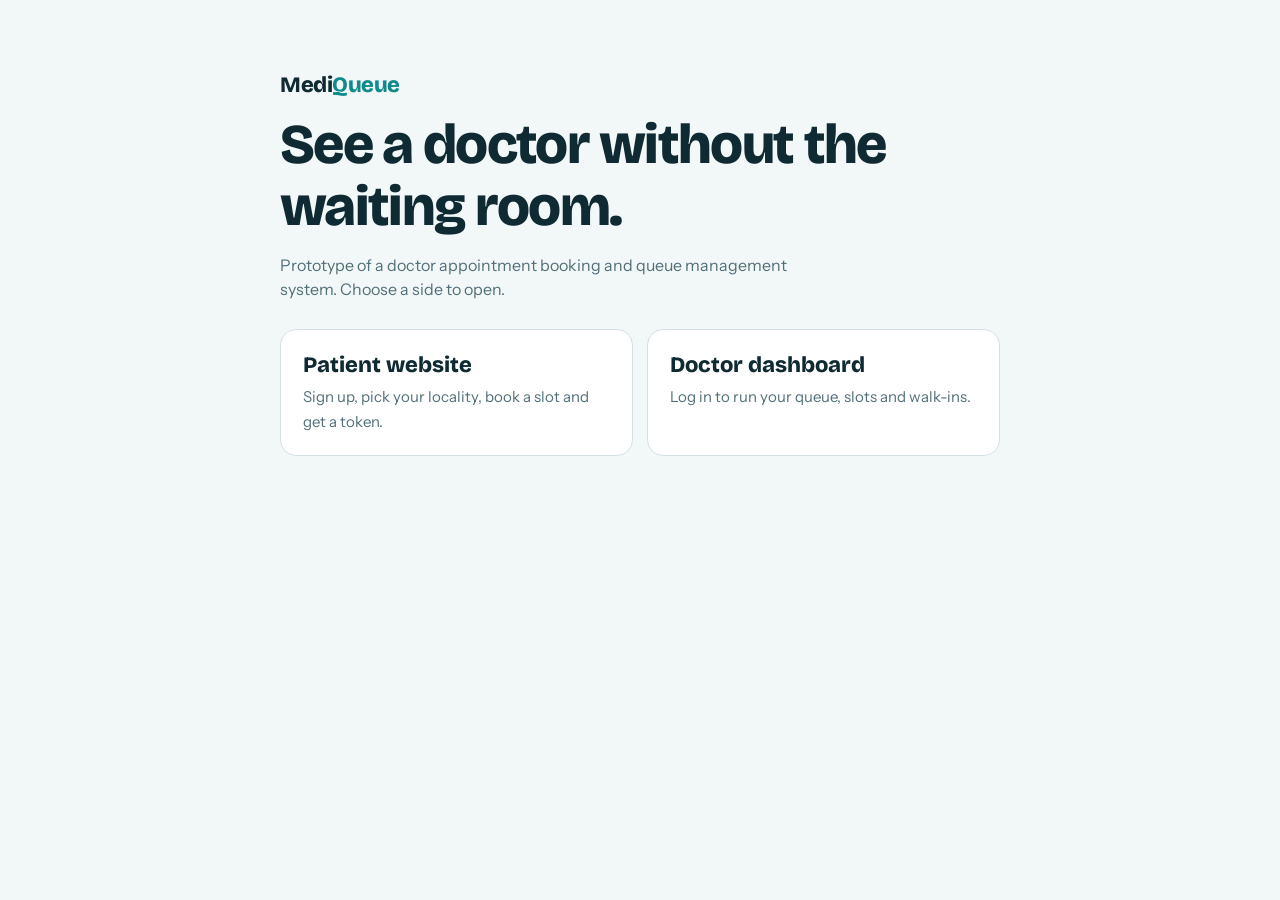
<file: index.html>
<!DOCTYPE html>
<html lang="en">
<head>
<meta charset="utf-8">
<meta name="viewport" content="width=device-width, initial-scale=1, viewport-fit=cover">
<title>MediQueue</title>
<link rel="preconnect" href="https://fonts.googleapis.com">
<link href="https://fonts.googleapis.com/css2?family=Bricolage+Grotesque:wght@600;800&family=Instrument+Sans:wght@400;500;600&display=swap" rel="stylesheet">
<link rel="stylesheet" href="assets/css/base.css">
<style>
.home{max-width:760px;margin:0 auto;padding:8vh 20px 40px}
.home h1{font-size:clamp(34px,6vw,56px);font-weight:800;letter-spacing:-.03em;margin:16px 0 10px}
.home p{color:var(--mute);max-width:48ch}
.choices{display:grid;grid-template-columns:1fr 1fr;gap:14px;margin-top:28px}
.choice{display:block;background:var(--card);border:1px solid var(--line);border-radius:16px;padding:22px;color:var(--ink);text-decoration:none}
.choice:hover{border-color:var(--teal)}
.choice b{display:block;font:800 22px "Bricolage Grotesque",sans-serif;margin-bottom:6px}
.choice span{color:var(--mute);font-size:15px}
@media(max-width:600px){.choices{grid-template-columns:1fr}}
</style>
</head>
<body>
<main class="home">
 <div class="logo">Medi<span>Queue</span></div>
 <h1>See a doctor without the waiting room.</h1>
 <p>Prototype of a doctor appointment booking and queue management system. Choose a side to open.</p>
 <div class="choices">
  <a class="choice" href="patient/index.html"><b>Patient website</b><span>Sign up, pick your locality, book a slot and get a token.</span></a>
  <a class="choice" href="doctor/index.html"><b>Doctor dashboard</b><span>Log in to run your queue, slots and walk-ins.</span></a>
 </div>
</main>
</body>
</html>
</file>
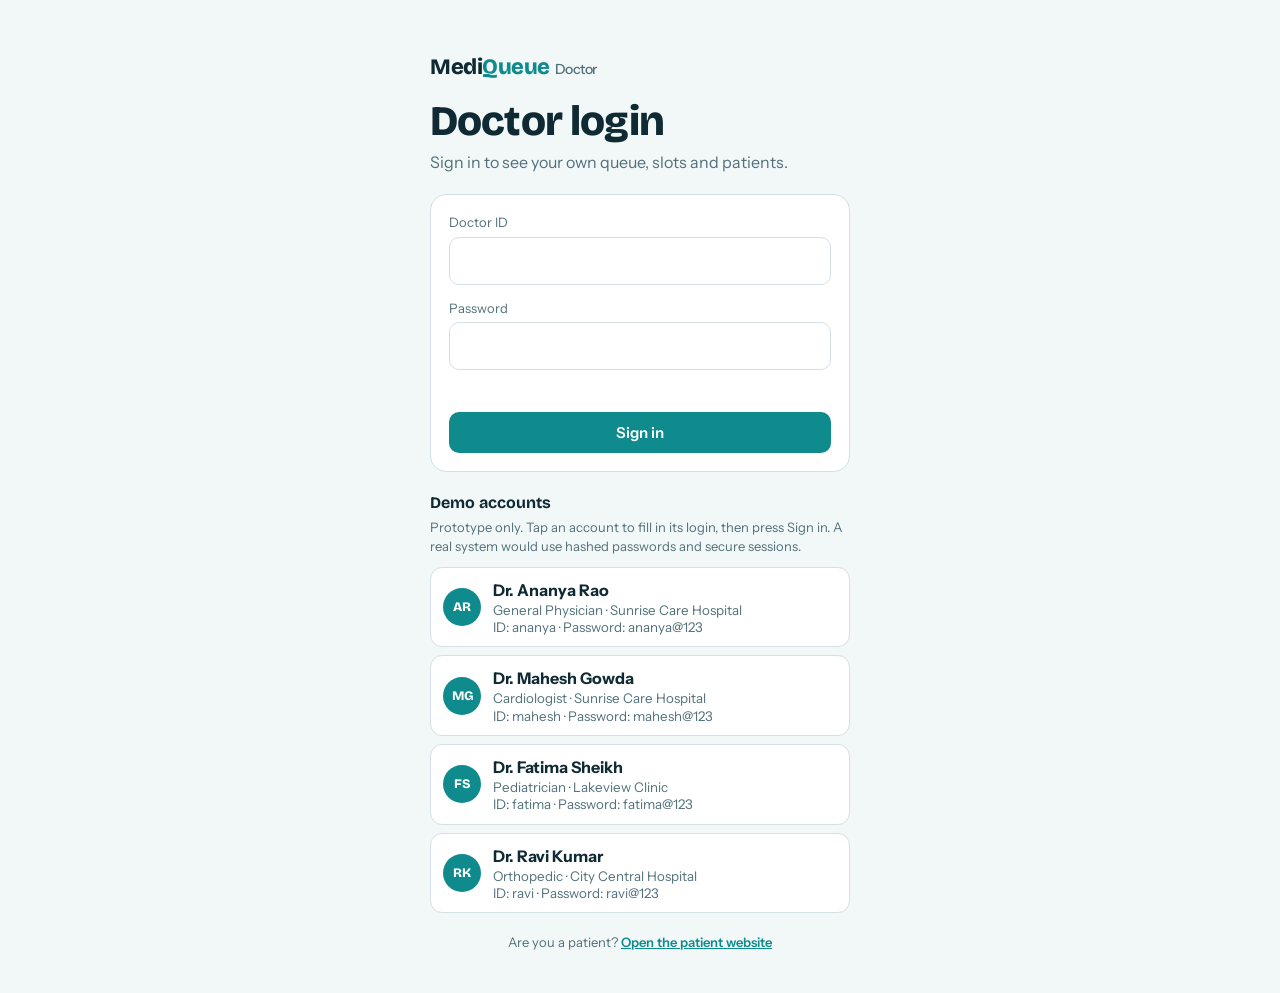
<file: doctor/index.html>
<!DOCTYPE html>
<html lang="en">
<head>
<meta charset="utf-8">
<meta name="viewport" content="width=device-width, initial-scale=1, viewport-fit=cover">
<title>MediQueue – Doctor dashboard</title>
<link rel="preconnect" href="https://fonts.googleapis.com">
<link href="https://fonts.googleapis.com/css2?family=Bricolage+Grotesque:wght@600;800&family=Instrument+Sans:wght@400;500;600&display=swap" rel="stylesheet">
<link rel="stylesheet" href="../assets/css/base.css">
<link rel="stylesheet" href="css/doctor.css">
</head>
<body>
</head>
<body>

<!-- LOGIN -->
<div class="login" id="login">
 <div class="logo">Medi<span>Queue</span> <span style="font:500 14px 'Instrument Sans',sans-serif;color:var(--mute)">Doctor</span></div>
 <h1>Doctor login</h1>
 <p class="sub">Sign in to see your own queue, slots and patients.</p>
 <div class="card">
  <div class="fld"><label for="uid">Doctor ID</label><input id="uid" autocomplete="username" autocapitalize="none" spellcheck="false"></div>
  <div class="fld"><label for="pw">Password</label><input id="pw" type="password" autocomplete="current-password"></div>
  <p class="err" id="err" role="alert"></p>
  <button class="btn" id="go" style="width:100%">Sign in</button>
 </div>
 <div class="demo">
  <h2>Demo accounts</h2>
  <p class="hint">Prototype only. Tap an account to fill in its login, then press Sign in. A real system would use hashed passwords and secure sessions.</p>
  <div id="accs"></div>
 </div>
 <p class="hint" style="text-align:center;margin-top:20px">Are you a patient? <a href="../patient/index.html" style="color:var(--teal);font-weight:600">Open the patient website</a></p>
</div>

<!-- DASHBOARD -->
<div class="wrap" id="dash" hidden>
<header>
 <div class="logo">Medi<span>Queue</span> <span style="font:500 14px 'Instrument Sans',sans-serif;color:var(--mute)">Doctor</span></div>
 <div class="who"><div class="av" id="dav" aria-hidden="true"></div><div><b id="dname"></b><small id="dsub"></small></div><button class="out" id="logout">Log out</button></div>
</header>
<div class="top">
 <div><h1>Today's queue</h1><p id="date"></p></div>
 <button class="sw" id="avail" role="switch" aria-checked="true"><span class="tg"></span><span id="availT">Accepting new bookings</span></button>
</div>
<div class="banner" id="banner" hidden>You are on a break. Patients cannot book new slots until you turn bookings back on.</div>
<div class="grid">
 <main>
  <section class="now" id="now" aria-live="polite"></section>
  <section class="card"><h2>Patients today</h2><div id="queue"></div></section>
 </main>
 <aside class="side">
  <div class="stats" id="stats"></div>
  <section class="card"><h2>Today's slots</h2><div class="slots" id="slots"></div><p class="hint">Dark slots are booked by patients. Tap an open slot to block it, for example for a break.</p></section>
  <section class="card"><h2>Add walk-in</h2><div class="add"><input id="wn" placeholder="Patient name" aria-label="Walk-in patient name" autocomplete="off"><button class="btn" id="wb">Add to queue</button></div><p class="hint" id="wh"></p></section>
 </aside>
</div>
</div>

<script src="js/utils.js"></script>
<script src="js/data.js"></script>
<script src="js/auth.js"></script>
<script src="js/queue.js"></script>
</body>
</html>
</file>
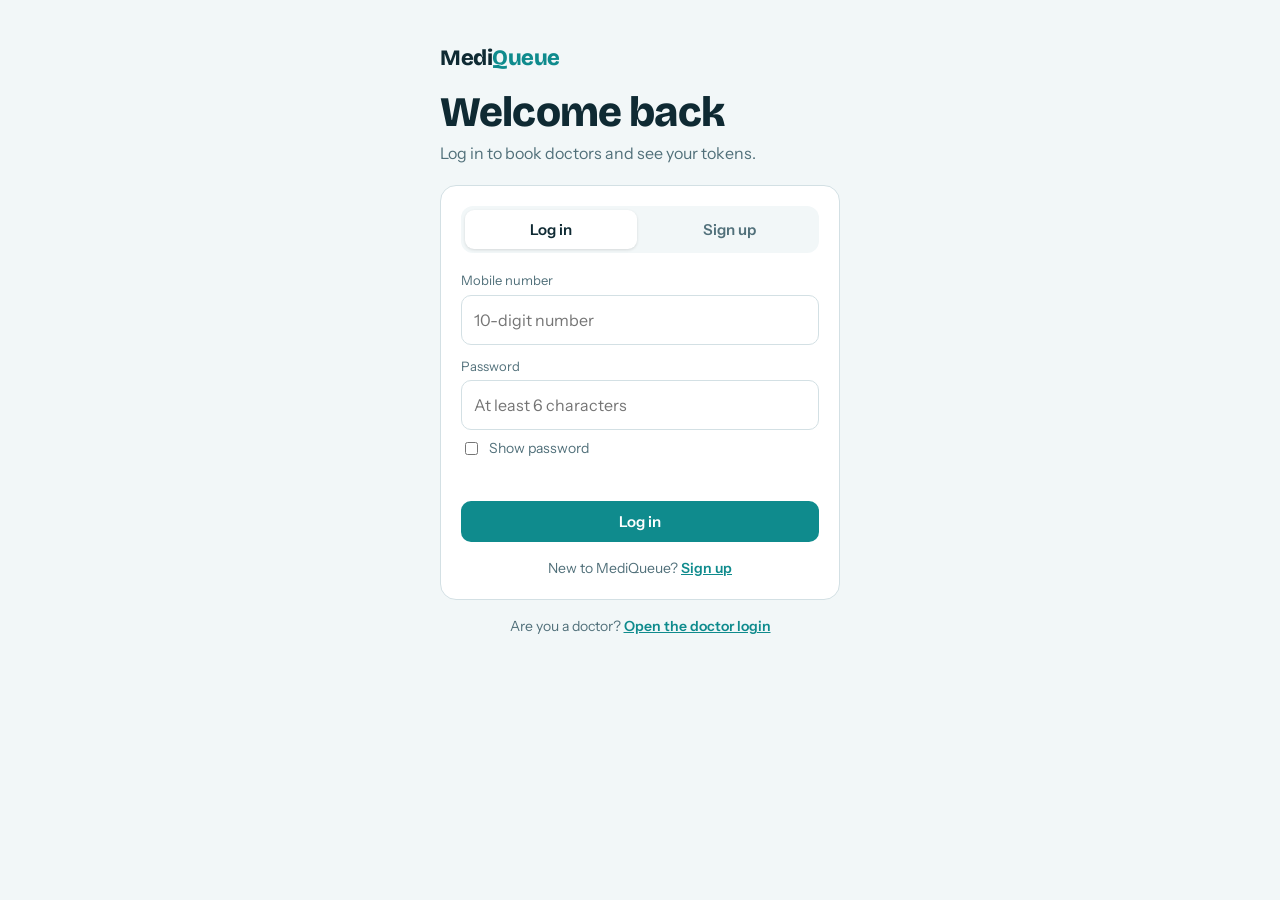
<file: patient/index.html>
<!DOCTYPE html>
<html lang="en">
<head>
<meta charset="utf-8">
<meta name="viewport" content="width=device-width, initial-scale=1, viewport-fit=cover">
<title>MediQueue – Book a doctor near you</title>
<link rel="preconnect" href="https://fonts.googleapis.com">
<link href="https://fonts.googleapis.com/css2?family=Bricolage+Grotesque:wght@600;800&family=Instrument+Sans:wght@400;500;600&display=swap" rel="stylesheet">
<link rel="stylesheet" href="../assets/css/base.css">
<link rel="stylesheet" href="css/patient.css">
</head>
<body>
</head>
<body>

<!-- AUTH -->
<div class="auth" id="auth">
 <div class="logo">Medi<span>Queue</span></div>
 <h1 id="aTitle">Welcome back</h1>
 <p class="sub" id="aSub">Log in to book doctors and see your tokens.</p>
 <div class="box">
  <div class="tabs" role="tablist">
   <button class="tab" role="tab" id="tLogin" aria-selected="true">Log in</button>
   <button class="tab" role="tab" id="tSignup" aria-selected="false">Sign up</button>
  </div>
  <div class="fld" id="fName" hidden><label for="nm">Full name</label><input id="nm" autocomplete="name"></div>
  <div class="fld"><label for="mb">Mobile number</label><input id="mb" inputmode="numeric" maxlength="10" autocomplete="username" placeholder="10-digit number"></div>
  <div class="fld"><label for="pw">Password</label><input id="pw" type="password" autocomplete="current-password" placeholder="At least 6 characters"></div>
  <div class="fld" id="fConf" hidden><label for="pw2">Confirm password</label><input id="pw2" type="password" autocomplete="new-password"></div>
  <label class="show"><input type="checkbox" id="sp"> Show password</label>
  <p class="err" id="aErr" role="alert"></p>
  <button class="btn" id="aGo" style="width:100%">Log in</button>
  <p class="alt" id="aAlt"></p>
 </div>
 <p class="alt">Are you a doctor? <a href="../doctor/index.html">Open the doctor login</a></p>
</div>

<!-- APP -->
<div class="wrap" id="app" hidden>
<header><div class="logo">Medi<span>Queue</span></div>
<div class="hr"><span class="hi" id="hi"></span><button class="mine" id="mineBtn">My appointments (<span id="mineN">0</span>)</button><button class="mine" id="out">Log out</button></div></header>
<section class="hero">
<h1>See a doctor without the waiting room.</h1>
<p>Pick your area, compare doctors across hospitals, and book a slot. You get a token number and live queue position.</p>
<div class="filters">
<div><label for="area">Your locality</label><select id="area"></select></div>
<div><label for="kind">Type</label><select id="kind"><option value="">Clinics and hospitals</option><option value="Clinic">Local clinics</option><option value="Hospital">Hospitals</option></select></div>
<div><label for="spec">Specialty</label><select id="spec"></select></div>
<div><label for="q">Doctor or clinic</label><input id="q" type="search" placeholder="Search by name"></div>
</div>
</section>
<div class="count" id="count" aria-live="polite"></div>
<p style="color:var(--mute);font-size:13px;margin:-4px 0 12px">Clinics, doctors and queue numbers shown are sample data for this prototype.</p>
<div class="list" id="list"></div>
</div>

<dialog id="book"><div class="mbody" id="bookBody"></div></dialog>
<dialog id="mineDlg"><div class="mbody"><h2>My appointments</h2><div id="mineList"></div><div class="actions"><button class="btn ghost" id="mineClose">Close</button></div></div></dialog>

<script src="js/storage.js"></script>
<script src="js/data.js"></script>
<script src="js/auth.js"></script>
<script src="js/booking.js"></script>
<script src="js/app.js"></script>
</body>
</html>
</file>
<file: assets/css/base.css>
/* MediQueue shared styles: design tokens, reset, typography, shared controls */
:root{--bg:#F2F7F8;--card:#fff;--ink:#0F2A33;--mute:#51707A;--line:#D3E0E4;--teal:#0F8B8D;--teal-d:#0A6567;--amber:#E9A23B;--ok:#1C7C4F;--bad:#C8473D;--tint:#E7F4F3;--panel:#0F2A33;--panel-t:#E6F1F3;
box-sizing:border-box;padding-top:env(safe-area-inset-top,0px);padding-bottom:env(safe-area-inset-bottom,0px)}
@media (prefers-color-scheme:dark){:root:not([data-theme="light"]){--bg:#0B1B21;--card:#12292F;--ink:#E6F1F3;--mute:#8FB0B8;--line:#24424A;--teal:#34B4B6;--teal-d:#5CCBCD;--amber:#F0B45A;--ok:#4CC58A;--bad:#E7766C;--tint:#17353B;--panel:#0A2E33;--panel-t:#E6F1F3}}
:root[data-theme="dark"]{--bg:#0B1B21;--card:#12292F;--ink:#E6F1F3;--mute:#8FB0B8;--line:#24424A;--teal:#34B4B6;--teal-d:#5CCBCD;--amber:#F0B45A;--ok:#4CC58A;--bad:#E7766C;--tint:#17353B;--panel:#0A2E33;--panel-t:#E6F1F3}
html{scroll-padding-top:env(safe-area-inset-top,0px)}
*{box-sizing:border-box}
[hidden]{display:none!important}
body{margin:0;background:var(--bg);color:var(--ink);font:400 16px/1.5 "Instrument Sans",system-ui,sans-serif}
h1,h2,h3{font-family:"Bricolage Grotesque","Instrument Sans",system-ui,sans-serif;margin:0;line-height:1.1}
.logo{font:800 22px "Bricolage Grotesque",sans-serif;letter-spacing:-.02em}
.logo span{color:var(--teal)}
:focus-visible{outline:3px solid var(--teal);outline-offset:2px}
label{display:block;font-size:13px;color:var(--mute);margin-bottom:4px}
.err{color:var(--bad);font-size:14px;min-height:20px;margin:0 0 8px}
@media(prefers-reduced-motion:reduce){*{transition:none!important;animation:none!important}}
</file>
<file: doctor/css/doctor.css>
/* Doctor dashboard styles (shared tokens are in ../../assets/css/base.css) */
.wrap{max-width:1080px;margin:0 auto;padding:0 20px 40px}
header{display:flex;align-items:center;justify-content:space-between;gap:12px;padding:18px 0;flex-wrap:wrap}
.who{display:flex;align-items:center;gap:12px}
.av{width:44px;height:44px;border-radius:50%;background:var(--teal);color:#fff;display:grid;place-items:center;font:800 15px "Bricolage Grotesque",sans-serif}
.who b{display:block;line-height:1.2}.who small{color:var(--mute)}
.top{display:flex;justify-content:space-between;align-items:flex-end;gap:16px;flex-wrap:wrap;margin:8px 0 18px}
.top h1{font-size:clamp(28px,5vw,40px);font-weight:800;letter-spacing:-.02em}
.top p{margin:6px 0 0;color:var(--mute)}
.sw{display:flex;align-items:center;gap:10px;background:var(--card);border:1px solid var(--line);border-radius:99px;padding:8px 14px;cursor:pointer;font:inherit;color:var(--ink)}
.tg{width:38px;height:22px;border-radius:99px;background:var(--line);position:relative;transition:background .2s}
.tg::after{content:"";position:absolute;top:3px;left:3px;width:16px;height:16px;border-radius:50%;background:#fff;transition:transform .2s}
.sw[aria-checked="true"] .tg{background:var(--ok)}.sw[aria-checked="true"] .tg::after{transform:translateX(16px)}
.banner{background:#FBE9D0;color:#5a3a05;border-radius:12px;padding:12px 16px;margin-bottom:16px}
.grid{display:grid;grid-template-columns:1.6fr 1fr;gap:18px;align-items:start}
.card{background:var(--card);border:1px solid var(--line);border-radius:16px;padding:18px}
.now{background:var(--panel);color:var(--panel-t);border-radius:18px;padding:22px;display:flex;justify-content:space-between;align-items:center;gap:18px;flex-wrap:wrap;margin-bottom:18px;border:0}
.now .lab{font-size:14px;color:#8FD3D4}
.now .tk{font:800 64px/1 "Bricolage Grotesque",sans-serif;margin:6px 0}
.now .nm{font-size:18px;font-weight:600}.now .rs{color:#9FC0C7;font-size:14px}
.now .tm{font:600 28px "Bricolage Grotesque",sans-serif;color:#F0B45A;text-align:right}
.btns{display:flex;gap:10px;flex-wrap:wrap;margin-top:14px}
.btn{background:var(--teal);color:#fff;border:0;padding:11px 18px;border-radius:10px;font:600 15px "Instrument Sans",sans-serif;cursor:pointer}
.btn:hover{background:var(--teal-d)}.btn[disabled]{opacity:.4;cursor:not-allowed}
.btn.o{background:none;color:inherit;border:1px solid currentColor}
.btn.sm{padding:6px 12px;font-size:13px;border-radius:8px}
.stats{display:grid;grid-template-columns:repeat(2,1fr);gap:10px}
.st{background:var(--tint);border-radius:12px;padding:12px 14px}
.st b{display:block;font:800 28px "Bricolage Grotesque",sans-serif}.st span{color:var(--mute);font-size:14px}
.card h2{font-size:20px;margin-bottom:12px}
.row{display:grid;grid-template-columns:54px 1fr auto auto;gap:12px;align-items:center;padding:12px 0;border-bottom:1px solid var(--line)}
.row:last-child{border:0}
.tok{font:800 20px "Bricolage Grotesque",sans-serif;color:var(--teal)}
.row small{color:var(--mute);display:block}
.chip{font-size:13px;font-weight:600;padding:4px 10px;border-radius:99px;background:var(--tint)}
.chip.waiting{background:#FBE9D0;color:#7a4b06}.chip.serving{background:var(--teal);color:#fff}
.chip.done{background:#D5EFE1;color:#14603C}.chip.skipped{background:#F6D9D6;color:#8f2d25}
@media (prefers-color-scheme:dark){:root:not([data-theme="light"]) .chip.waiting{background:#4a3513;color:#F0B45A}:root:not([data-theme="light"]) .chip.done{background:#173d2b;color:#4CC58A}:root:not([data-theme="light"]) .chip.skipped{background:#4a1f1b;color:#E7766C}:root:not([data-theme="light"]) .banner{background:#4a3513;color:#F0B45A}}
.slots{display:flex;flex-wrap:wrap;gap:8px}
.slot{border:1px solid var(--line);background:none;color:var(--ink);padding:7px 12px;border-radius:99px;font:inherit;font-size:14px;cursor:pointer}
.slot.booked{background:var(--ink);color:var(--bg);border-color:var(--ink);cursor:default}
.slot.blocked{text-decoration:line-through;opacity:.5}
.hint{color:var(--mute);font-size:13px;margin:10px 0 0}
.add{display:flex;gap:8px}
input{width:100%;padding:11px 12px;border:1px solid var(--line);border-radius:10px;background:var(--card);color:var(--ink);font:inherit}
.add input{flex:1;min-width:0}
.empty{padding:26px 10px;text-align:center;color:var(--mute)}
.side{display:grid;gap:18px}
.out{background:none;border:1px solid var(--line);color:var(--ink);padding:8px 14px;border-radius:99px;font:inherit;font-size:14px;cursor:pointer}
/* login */
.login{max-width:460px;margin:0 auto;padding:6vh 20px 40px}
.login h1{font-size:clamp(30px,6vw,42px);font-weight:800;letter-spacing:-.02em;margin:18px 0 6px}
.login p.sub{color:var(--mute);margin:0 0 20px}
.fld{margin-bottom:14px}
.demo{margin-top:22px}
.demo h2{font-size:16px;margin-bottom:6px}
.demo .hint{margin:0 0 10px}
.acc{display:flex;align-items:center;gap:12px;width:100%;text-align:left;background:var(--card);border:1px solid var(--line);border-radius:12px;padding:10px 12px;margin-bottom:8px;cursor:pointer;color:var(--ink);font:inherit}
.acc:hover{border-color:var(--teal)}
.acc .av{width:38px;height:38px;font-size:13px}
.acc small{color:var(--mute);display:block;line-height:1.3}
@media(max-width:820px){.grid{grid-template-columns:1fr}.row{grid-template-columns:48px 1fr auto}.row .act{grid-column:2/-1}}
</file>
<file: patient/css/patient.css>
/* Patient website styles (shared tokens are in ../../assets/css/base.css) */
.wrap{max-width:1000px;margin:0 auto;padding:0 20px}
header{display:flex;align-items:center;justify-content:space-between;gap:10px;padding:18px 0;flex-wrap:wrap}
.hr{display:flex;align-items:center;gap:10px;flex-wrap:wrap}
.hi{color:var(--mute);font-size:14px}
.mine{background:none;border:1px solid var(--line);color:var(--ink);padding:8px 14px;border-radius:99px;font:inherit;font-size:14px;cursor:pointer}
.hero{padding:28px 0 20px}
.hero h1{font-size:clamp(34px,6vw,58px);font-weight:800;letter-spacing:-.03em;max-width:15ch}
.hero p{color:var(--mute);max-width:46ch;margin:14px 0 0}
.filters{display:grid;grid-template-columns:repeat(4,1fr);gap:10px;margin:26px 0 8px}
select,input{width:100%;padding:12px;border:1px solid var(--line);border-radius:10px;background:var(--card);color:var(--ink);font:inherit}
.count{color:var(--mute);font-size:14px;margin:18px 0 10px}
.list{display:grid;gap:12px;padding-bottom:50px}
.doc{background:var(--card);border:1px solid var(--line);border-radius:14px;padding:18px;display:grid;grid-template-columns:56px 1fr auto;gap:16px;align-items:center}
.av{width:56px;height:56px;border-radius:50%;background:var(--teal);color:#fff;display:grid;place-items:center;font:800 18px "Bricolage Grotesque",sans-serif}
.doc h3{font-size:19px}
.meta{color:var(--mute);font-size:14px;margin-top:4px}
.q{display:inline-flex;align-items:center;gap:6px;margin-top:8px;font-size:13px;font-weight:600}
.dot{width:9px;height:9px;border-radius:50%;background:var(--ok)}
.dot.mid{background:var(--amber)}.dot.hi{background:var(--bad)}
.kind{display:inline-block;font-size:12px;font-weight:600;padding:2px 8px;border-radius:99px;background:rgba(15,139,141,.14);color:var(--teal-d);margin-left:4px}
.side{text-align:right}
.fee{font-weight:600;margin-bottom:8px}
.btn{background:var(--teal);color:#fff;border:0;padding:11px 18px;border-radius:10px;font:600 15px "Instrument Sans",sans-serif;cursor:pointer}
.btn:hover{background:var(--teal-d)}
.btn[disabled]{opacity:.45;cursor:not-allowed}
.btn.ghost{background:none;color:var(--ink);border:1px solid var(--line)}
.empty{padding:40px 20px;text-align:center;color:var(--mute);border:1px dashed var(--line);border-radius:14px}
dialog{border:0;border-radius:18px;padding:0;width:min(460px,calc(100% - 24px));background:var(--card);color:var(--ink)}
dialog::backdrop{background:rgba(5,20,25,.55)}
.mbody{padding:22px}
.mbody h2{font-size:24px;margin-bottom:4px}
.row{display:flex;gap:8px;flex-wrap:wrap;margin:6px 0 14px}
.chip{border:1px solid var(--line);background:none;color:var(--ink);padding:8px 12px;border-radius:99px;font:inherit;font-size:14px;cursor:pointer}
.chip[aria-pressed="true"]{background:var(--ink);color:var(--bg);border-color:var(--ink)}
.chip[disabled]{opacity:.35;text-decoration:line-through;cursor:not-allowed}
.fld{margin-bottom:12px}
.actions{display:flex;gap:10px;justify-content:flex-end}
.ticket{border:2px dashed var(--teal);border-radius:14px;padding:18px;text-align:center;margin:14px 0}
.ticket .tok{font:800 56px "Bricolage Grotesque",sans-serif;color:var(--teal);line-height:1}
.ticket small{display:block;color:var(--mute);margin-top:6px}
.appt{padding:12px 0;border-bottom:1px solid var(--line);display:flex;justify-content:space-between;gap:10px;font-size:14px}
.appt:last-child{border:0}
/* auth */
.auth{max-width:440px;margin:0 auto;padding:5vh 20px 40px}
.auth h1{font-size:clamp(30px,6vw,42px);font-weight:800;letter-spacing:-.02em;margin:18px 0 6px}
.auth .sub{color:var(--mute);margin:0 0 20px}
.box{background:var(--card);border:1px solid var(--line);border-radius:16px;padding:20px}
.tabs{display:grid;grid-template-columns:1fr 1fr;gap:6px;background:var(--bg);border-radius:12px;padding:4px;margin-bottom:18px}
.tab{border:0;background:none;color:var(--mute);padding:10px;border-radius:9px;font:600 15px "Instrument Sans",sans-serif;cursor:pointer}
.tab[aria-selected="true"]{background:var(--card);color:var(--ink);box-shadow:0 1px 3px rgba(0,0,0,.12)}
.show{display:flex;align-items:center;gap:8px;font-size:14px;color:var(--mute);margin:-4px 0 14px;cursor:pointer}
.show input{width:auto}
.alt{text-align:center;color:var(--mute);font-size:14px;margin:16px 0 0}
.alt a{color:var(--teal);font-weight:600}
@media(max-width:900px){.filters{grid-template-columns:1fr 1fr}}
@media(max-width:700px){.filters{grid-template-columns:1fr}.doc{grid-template-columns:48px 1fr}.av{width:48px;height:48px}.side{grid-column:1/-1;display:flex;justify-content:space-between;align-items:center;text-align:left}.fee{margin:0}}
</file>
